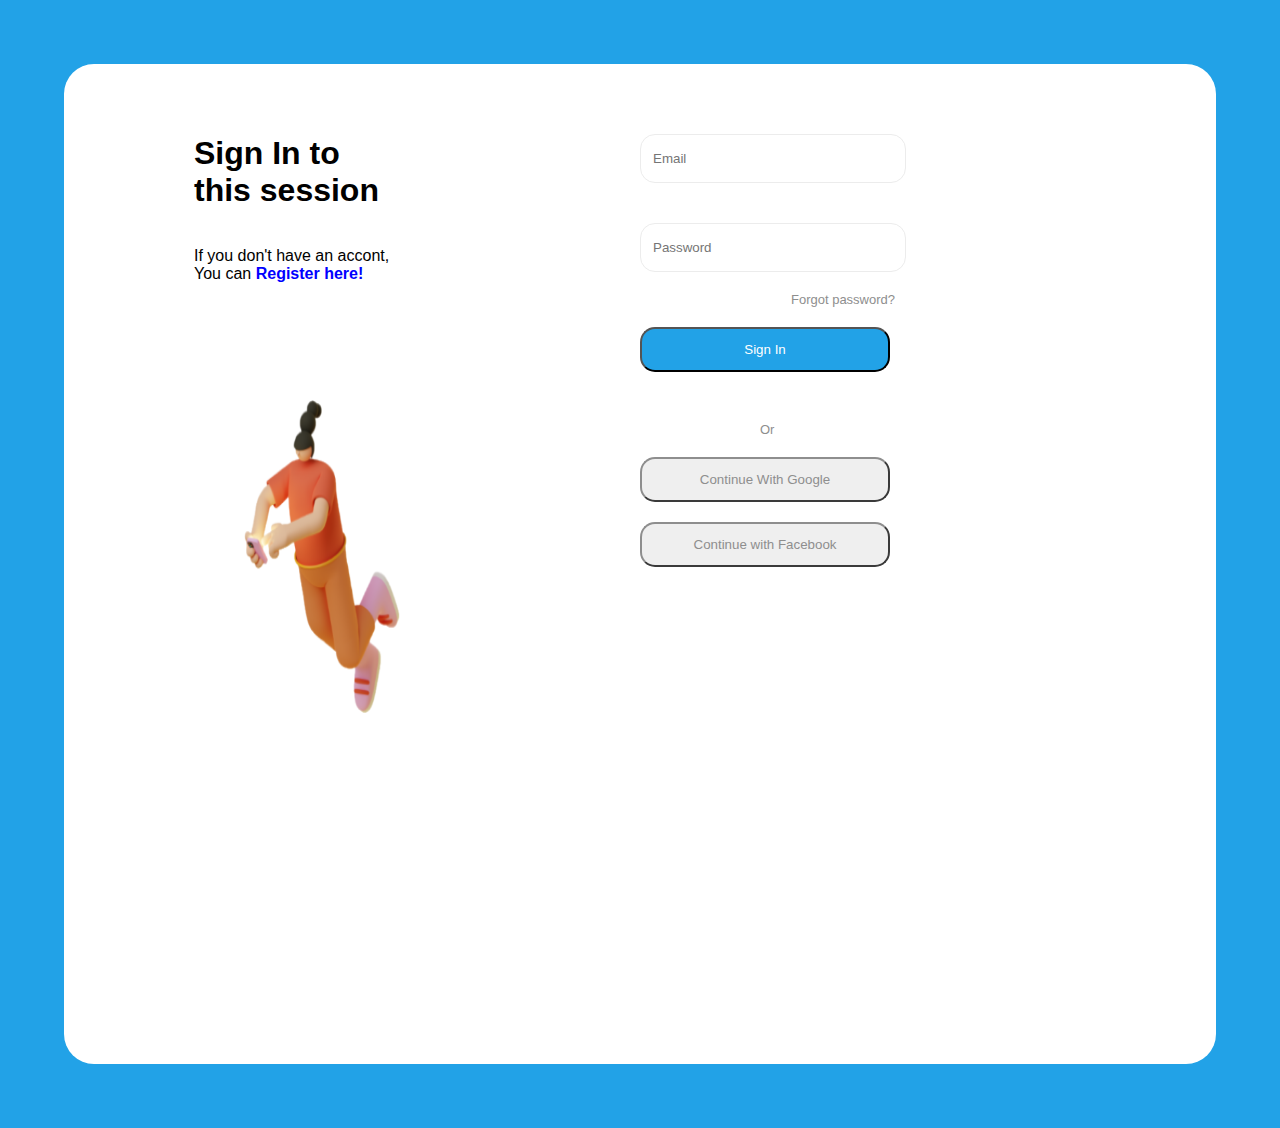
<file: [M1S07] Ex 3 Utilizando uma das formas de construção de layout, produza uma tela de login/index.html>
<!DOCTYPE html>
<html lang="en">

<head>
    <meta charset="UTF-8">
    <meta name="viewport" content="width=device-width, initial-scale=1.0">
    <title>Utilizando uma das formas de construção de layout, produza uma tela de login</title>
    <link rel="stylesheet" href="/[M1S07] Ex 3 Utilizando uma das formas de construção de layout, produza uma tela de login/style.css">

</head>

<body>
    <div class="grid-container">
        <div class="leftColumn">
            <h1>Sign In to <br>this session</h1>
            <p>If you don't have an accont,<br>You can <b>Register here!</b></p>
            <img src="/[M1S07] Ex 3 Utilizando uma das formas de construção de layout, produza uma tela de login/image.png">
        </div>
        <div class="rightColumn">
            <form id="login" class="mt-14">
                <input id="mail" name="email" required type="email" placeholder="Email">
                <input id="inputSenha" name="password" required type="password" placeholder="Password">
                <span>Forgot password?</span>
                <button type="submit">Sign In</button>
            </form> 
            <label class="mt-14 text-muted">Or</label>
            <div class="row mt-6">
                <a href="https://myaccount.google.com/" target="_blank"><button type="submit"  class="Google">Continue With Google</button></a>
                <a href="https://www.facebook.com/?locale=pt_BR" target="_blank"><button type="submit"class="Facebook">Continue with Facebook</button></a>
            </div>

        </div>
    </div>
</body>

</html>
</file>
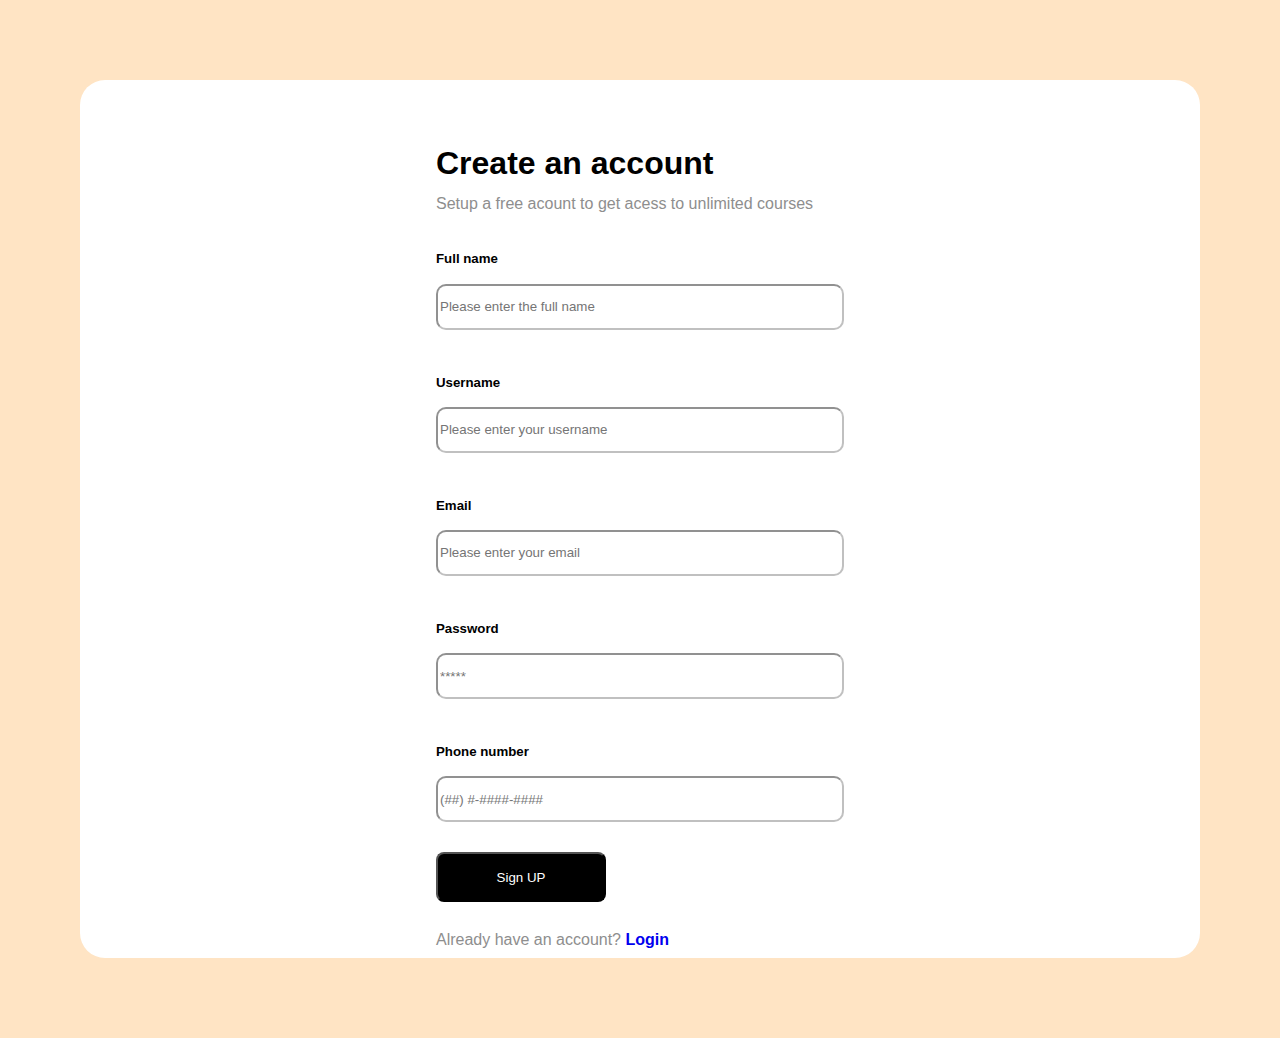
<file: [M1S07] Ex 4 - Utilizando uma das formas de construção de layout, produza uma tela de cadastro/index.html>
<!DOCTYPE html>
<html lang="pt-BR">
<head>
    <meta charset="UTF-8">
    <meta name="viewport" content="width=device-width, initial-scale=1.0">
    <title>Criação de conta</title>
    <link rel="stylesheet" href="/[M1S07] Ex 4 - Utilizando uma das formas de construção de layout, produza uma tela de cadastro/style.css">
</head>

<body>

    <div class="container">
        <div class="center">
            <h1>Create an account</h1>
            <p>Setup a free acount to get acess to unlimited courses</p>
            <form id="creatAccount" class="mt-14">
                <h5>Full name</h5>
                <input type="text" name="name" id="fullName" placeholder="Please enter the full name">
                
                <h5>Username</h5>
                <input type="text" name="secondname" id="userName" placeholder="Please enter your username">

                <h5>Email</h5>
                <input id="mail" name="email" required type="email" placeholder="Please enter your email">
               
                <h5>Password</h5>
                <input id="inputSenha" name="password" required type="password" placeholder="*****">
                
                <h5>Phone number</h5>
                <input type="tel" name="phoneNumber" id="phone" placeholder="(##) #-####-####">

                <br><button type="submit">Sign UP</button>
                <p class="accountExist">Already have an account?<a href="https://github.com/dashboard" target="_blank"><b>   Login</b></p></a>
            </form>
        
        </div>

            
    </div>


</body>

</html>
</file>
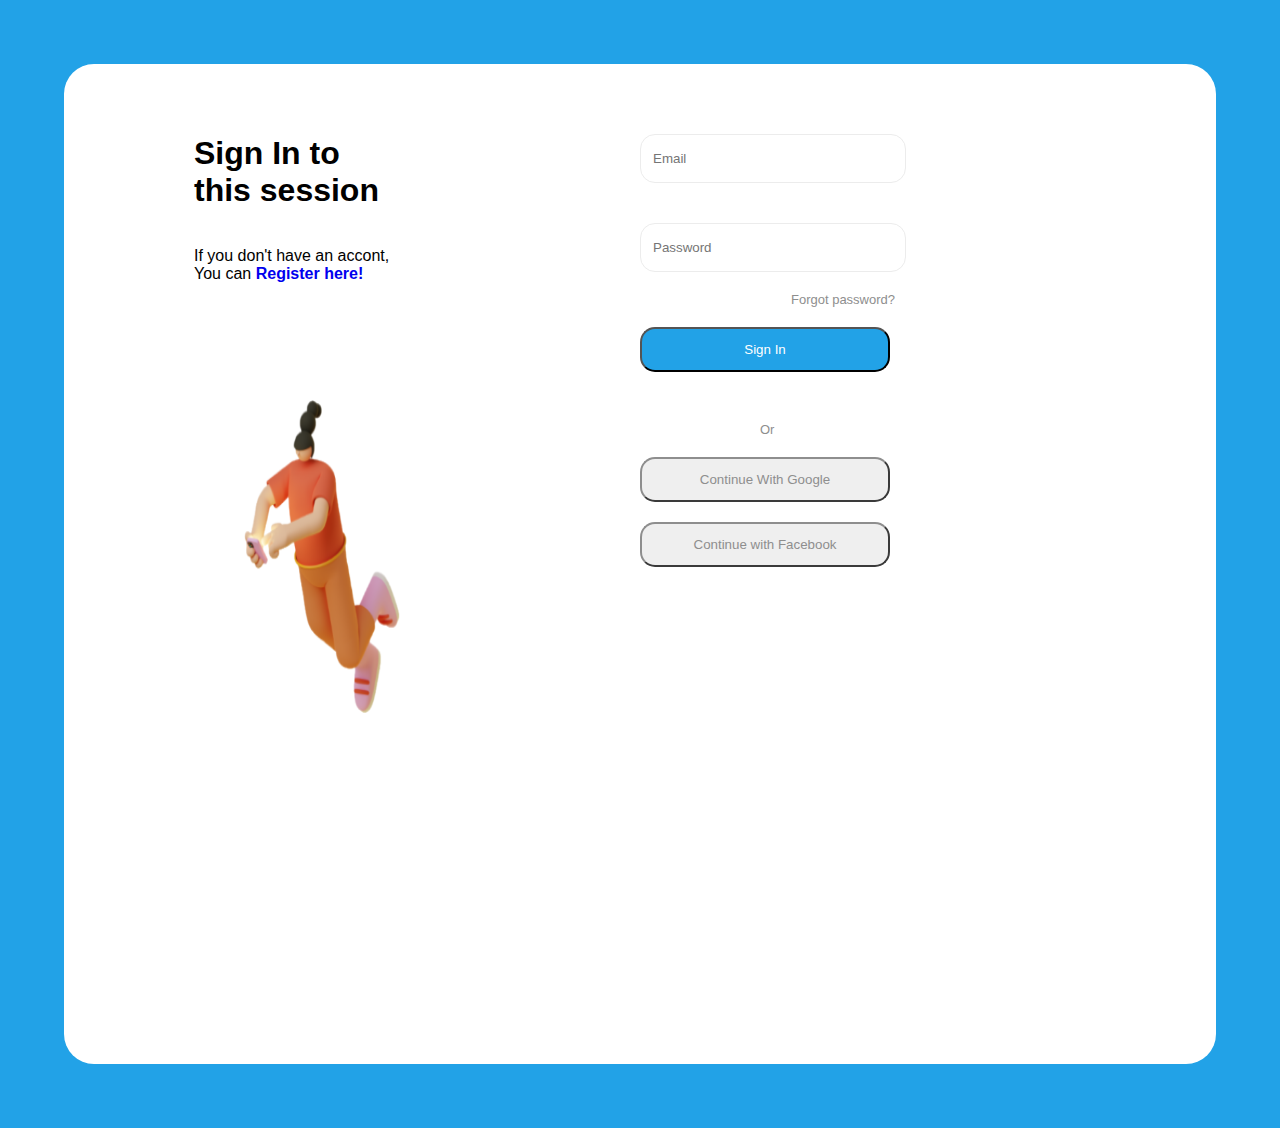
<file: [M1S07] Ex 5 - Adicione um redirecionamento de tela por meio da tag a entre login e cadastrosta/index.html>
<!DOCTYPE html>
<html lang="pt-BR">
<head>
    <meta charset="UTF-8">
    <meta name="viewport" content="width=device-width, initial-scale=1.0">
    <title>Redirecionando</title>
    <link rel="stylesheet" href="/[M1S07] Ex 3 Utilizando uma das formas de construção de layout, produza uma tela de login/style.css">

</head>

<body>
    <div class="grid-container">
        <div class="leftColumn">
            <h1>Sign In to <br>this session</h1>
            <p>If you don't have an accont,<br>You can <b> <a href="http://127.0.0.1:5500/[M1S07]%20Ex%204%20-%20Utilizando%20uma%20das%20formas%20de%20constru%C3%A7%C3%A3o%20de%20layout,%20produza%20uma%20tela%20de%20cadastro/index.html?name=matheus&secondname=farias&email=matheusfarias95%40hotmail.com&password=9421&phoneNumber=" target="_blank">Register here!</b></a></p>
            <img src="/[M1S07] Ex 3 Utilizando uma das formas de construção de layout, produza uma tela de login/image.png">
        </div>
        <div class="rightColumn">
            <form id="login" class="mt-14">
                <input id="mail" name="email" required type="email" placeholder="Email">
                <input id="inputSenha" name="password" required type="password" placeholder="Password">
                <span>Forgot password?</span>
                <button type="submit">Sign In</button>
            </form> 
            <label class="mt-14 text-muted">Or</label>
            <div class="row mt-6">
                <a href="https://myaccount.google.com/" target="_blank"><button type="submit"  class="Google">Continue With Google</button></a>
                <a href="https://www.facebook.com/?locale=pt_BR" target="_blank"><button type="submit"class="Facebook">Continue with Facebook</button></a>
            </div>

        </div>
    </div>
</body>

</html>
</file>
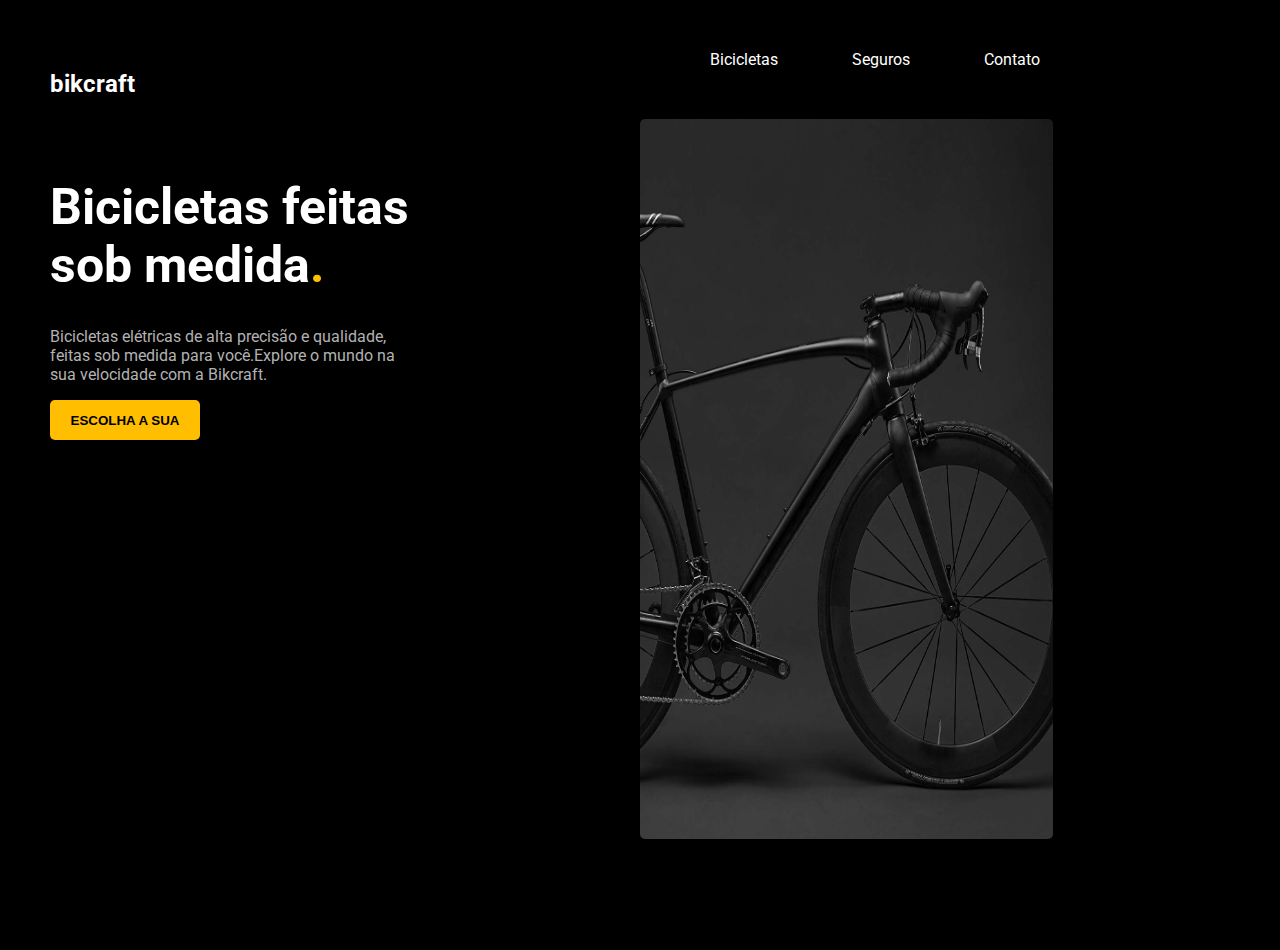
<file: [M1S07] Ex 6 - Construa a seção do site presente na descrição/index.html>
<!DOCTYPE html>
<html lang="pt-BR">

<head>
    <meta charset="UTF-8">
    <meta name="viewport" content="width=device-width, initial-scale=1.0">
    <title>Seção de um site</title>
    <link rel="stylesheet" href="/[M1S07] Ex 6 - Construa a seção do site presente na descrição/style.css">
    <style>
        @import url('https://fonts.googleapis.com/css2?family=Roboto:ital,wght@0,100;0,300;0,400;0,500;0,700;0,900;1,100;1,300;1,400;1,500;1,700;1,900&display=swap');
    </style>
</head>

<body>
    <div class="container">
        <div class="leftColumn">
            <h2>bikcraft</h2>
            <h1>Bicicletas feitas <br>sob medida<span class="ponto">.</span></h1>
            <p>Bicicletas elétricas de alta precisão e qualidade,<br>
                feitas sob medida para você.Explore o mundo na <br>
                sua velocidade com a Bikcraft.
            </p>
            <button>ESCOLHA A SUA</button>
        </div>
        <div class="rightColumn">
            <a href="http://">Bicicletas</a>
            <a href="http://">Seguros</a>
            <a href="http://">Contato</a>
            <img class="bicicleta" src="/[M1S07] Ex 6 - Construa a seção do site presente na descrição/bicicleta.jpg" alt="imagem-bicicleta">
        </div>
    </div>




</body>

</html>
</file>
<file: [M1S07] Ex 3 Utilizando uma das formas de construção de layout, produza uma tela de login/style.css>
html, body{
    margin: 0;
    padding: 0;
    background-color: #22a2e7;
}
.grid-container{
    display: grid;
    grid-template-columns: 1fr 1fr;
    background-color: white;
    height: 100vh;
    border-radius: 30px;
    margin: 5%;
    padding:50px;
    font-family: Arial, Helvetica, sans-serif;
    
    

    
}
.leftColumn{
    display: flex;
    flex-direction: column;
    font-family: Arial, Helvetica, sans-serif;
    margin-left: 80px;
    

}
.leftColumn b{
    color: blue;
}
.rightColumn{
    display: flex;
    flex-direction: column;
   
}

.rightColumn,form{
    display: flex;
    flex-direction: column;

}

form input{
    border: 1.75px solid #ececec;
    padding-left: 12px;
    width: 250px;
    
}
form input, form button {
    border-radius: 15px;
    height: 45px;
    margin-top: 20px;
    width: 250px;
}
form button{
    background-color:#22a2e7 ;
    color: white;
    
}
#inputSenha{
    margin-top: 40px;
}
form span{
    margin-top: 20px;
    text-align: center;
    margin-right: 120px;
    font-size: small;
    color: #8e8e8e;
    
}
.text-muted {
    color: #8e8e8e;
    margin-top: 50px;
    margin-left: 120px;
    font-size: small;
}
.mt-6 button {
    display: flex;
    flex-direction: column;
    border-radius: 15px;
    height: 45px;
    width: 250px;
    margin-top: 20px;
    align-items: center;
    justify-content: center;
    color: #8e8e8e;
    border-color: #8e8e8e; 
      
   
 
}

.Facebook{
    margin-top: 25px;
    
 
}
.leftColumn img{
    display: flex;
    width: 35%;
    height: 35%;
    margin-top:100px;
    margin-left: 50px;

}
.mt-6 a{
    text-decoration: none;

}
.leftColumn a{
    text-decoration: none;

}
</file>
<file: [M1S07] Ex 4 - Utilizando uma das formas de construção de layout, produza uma tela de cadastro/style.css>
html, body{
    margin: 0;
    padding: 0;
    background-color:bisque
    
}

.container {
    display: flex;
    flex-direction: column;
    align-items: center;
    line-height: 5px;
    font-family:Arial, Helvetica, sans-serif;
    background-color: white;
    margin: 80px;
    border-radius: 25px;
    
}
form span{
    display: flex;
    flex-direction: column;
    margin-top: 30px;
    

}
form button{
    margin-top: 30px;
    height: 50px;
    width: 170px;
    color:white;
    background-color: black;
    border-radius: 8px;

}
.center p{
    margin-top: 35px;
    color: #8e8e8e;
}
form h5{
    margin-top: 50px;
    
}
form input{
    width: 400px;
    height: 40px;
    border-color:#8e8e8e8e ;
    border-radius:10px;

}

form p a{
    
    text-decoration: none;
}
.center{
    margin-top: 60px;
}
</file>
<file: [M1S07] Ex 6 - Construa a seção do site presente na descrição/style.css>
html,body{
    margin: 0;
    padding: 0;
    width: 100%;
    height: 100%;
    background-color: #000;
    font-family: "Roboto", sans-serif;
    font-weight: 100;
    font-style: normal;
}

.container{
    display: flex;
    color: #ffffff;
    height: 80%;
    left: 80%;
    margin: 50px;
    
}
.leftColumn{
    flex-direction: column;
    height: 100%;
    width: 50%;
}


.rightColumn{
    height: 100%;
    width: 50%;
    
    
    

}
.rightColumn a{
    flex-direction: column;
    text-decoration: none;
    color: #ffffff;
    margin-left: 70px;
    font-weight:bolder;
    
    
}
.leftColumn button{
    height: 40px;
    width: 150px;
    background-color: #FFBF00;
    border: none;
    border-radius: 5px;
    font-weight:bold;

}
.leftColumn p{
   color: #B2B2B2;
   font-weight:bolder;

}
.leftColumn h1{
    font-size:50px;
    margin-top: 80px;
}
.bicicleta{
    height: 100%;
    width:70%;
    margin-top:50px;
    border-radius: 5px;
}
.leftColumn span{
    color: #FFBF00;

}
</file>
